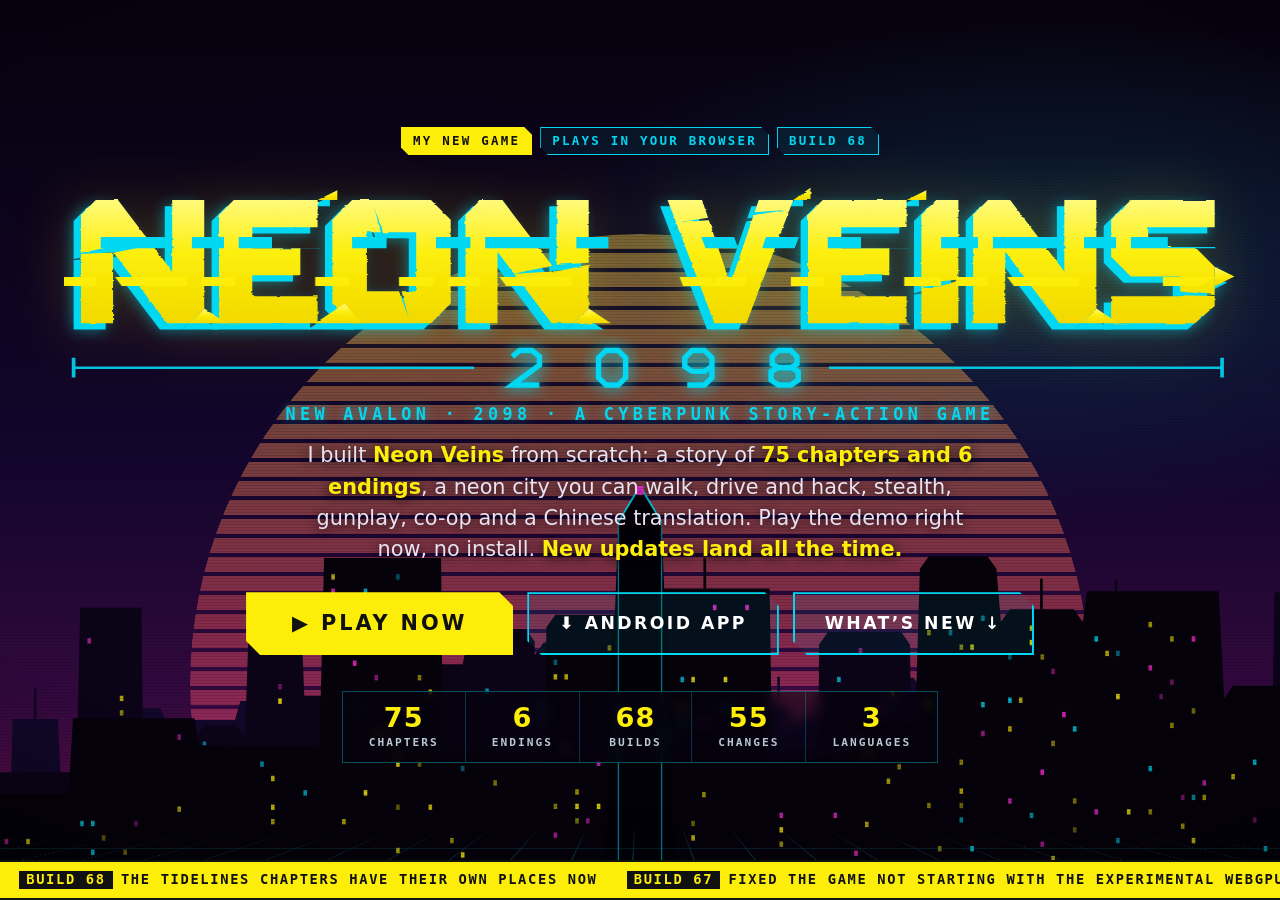
<file: promo/banner.html>
<!doctype html>
<html lang="en"><head><meta charset="utf-8"><meta name="viewport" content="width=device-width,initial-scale=1"><title>Neon Veins</title><style>html,body{margin:0;background:#07030f}</style></head>
<body>
<script src="banner.js" data-mode="frame"></script>
</body></html>
</file>
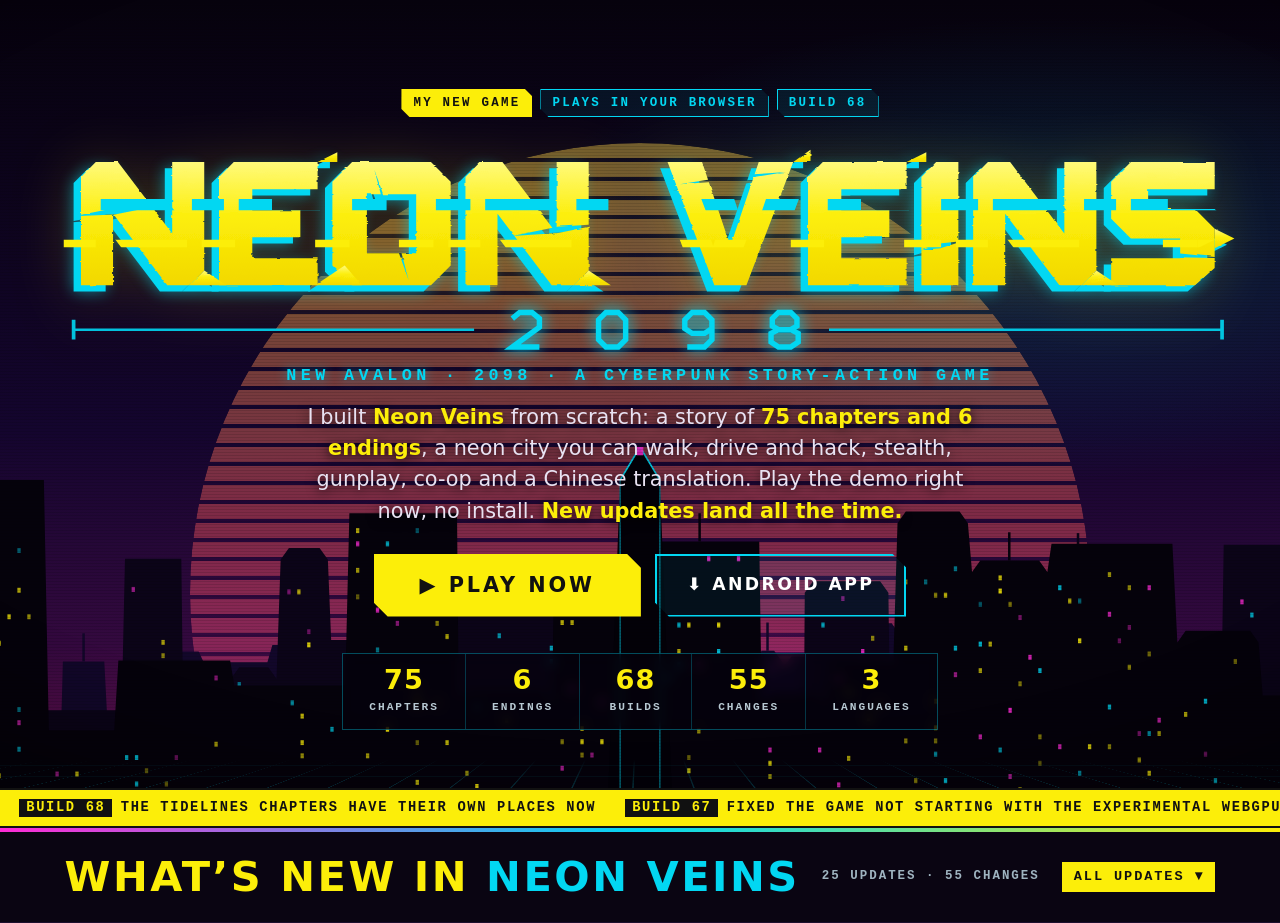
<file: promo/neon-veins-banner.html>
<!doctype html>
<html lang="en"><head><meta charset="utf-8"><meta name="viewport" content="width=device-width,initial-scale=1"><title>Neon Veins banner</title></head>
<body style="margin:0;background:#fff">
<!-- ===== NEON VEINS BANNER: START (copy everything from this line ...) ===== -->
<div class="nvb-root">
<style>
/* Neon Veins banner: plain HTML + CSS, no JavaScript. Everything is scoped under .nvb-root / .nvb / .nvb-news so the page's own CSS cannot change it. */
.nvb-root { display: block; margin: 0; padding: 0; font: 16px/1.5 "Rajdhani", "Segoe UI", system-ui, sans-serif; color: #fff; text-align: left; letter-spacing: normal; text-transform: none; text-indent: 0; }
.nvb-root, .nvb-root * { box-sizing: border-box; }
.nvb-root :where(p, ul, li) { margin: 0; padding: 0; list-style: none; }
.nvb-root :where(a) { color: inherit; text-decoration: none; }
.nvb-root :where(svg) { max-width: none; }
.nvb-root :where(details > summary) { list-style: none; }
.nvb-root details > summary::-webkit-details-marker { display: none; }
.nvb, .nvb-news { --y:#fcee09; --c:#02d7f2; --m:#ff2bd6; }
.nvb { position: relative; overflow: hidden; isolation: isolate; color: #fff; background: #07030f; min-height: clamp(580px, 92vh, 980px); display: flex; flex-direction: column; font-family: "Rajdhani", "Segoe UI", system-ui, sans-serif; }
.nvb a { text-decoration: none; }
.nvb-sky { position: absolute; inset: 0; z-index: -5; background: radial-gradient(90% 55% at 50% 108%, rgba(255,43,214,.75) 0, rgba(255,43,214,0) 62%), radial-gradient(60% 40% at 82% 30%, rgba(2,215,242,.16) 0, rgba(2,215,242,0) 70%), linear-gradient(#06020d 0, #14052e 52%, #34093f 78%, #7d1459 100%); }
.nvb-sun { position: absolute; z-index: -4; left: 50%; bottom: -26%; width: min(86vw, 900px); aspect-ratio: 1; transform: translateX(-50%); border-radius: 50%; background: linear-gradient(#ffd34a 0, #ff5a5f 42%, #ff2bd6 100%); opacity: .42; -webkit-mask-image: linear-gradient(#000 0 55%, transparent 80%), repeating-linear-gradient(#000 0 15px, transparent 15px 19px); -webkit-mask-composite: source-in; mask-image: linear-gradient(#000 0 55%, transparent 80%), repeating-linear-gradient(#000 0 15px, transparent 15px 19px); mask-composite: intersect; }
.nvb-city { position: absolute; z-index: -3; left: 0; right: 0; bottom: 0; width: 100%; height: 46%; }
.nvb-grid { position: absolute; z-index: -2; left: -30%; right: -30%; bottom: 0; height: 30%; background: repeating-linear-gradient(90deg, rgba(2,215,242,.55) 0 2px, transparent 2px 78px), repeating-linear-gradient(0deg, rgba(2,215,242,.55) 0 2px, transparent 2px 54px); transform-origin: 50% 100%; transform: perspective(380px) rotateX(64deg); -webkit-mask-image: linear-gradient(transparent 0, #000 70%); mask-image: linear-gradient(transparent 0, #000 70%); animation: nvbgrid 2.4s linear infinite; opacity: .5; }
@keyframes nvbgrid { to { background-position: 0 0, 0 54px; } }
.nvb-scan { position: absolute; inset: 0; z-index: 1; pointer-events: none; background: repeating-linear-gradient(0deg, rgba(0,0,0,.22) 0 1px, transparent 1px 3px); mix-blend-mode: multiply; opacity: .55; }
.nvb-vig { position: absolute; inset: 0; z-index: -1; pointer-events: none; background: radial-gradient(120% 90% at 50% 40%, transparent 55%, rgba(0,0,0,.65) 100%); }
.nvb-in { position: relative; z-index: 2; flex: 1; width: 100%; max-width: 1240px; margin: 0 auto; padding: clamp(30px, 6vh, 68px) 24px 24px; display: flex; flex-direction: column; align-items: center; justify-content: center; text-align: center; }
.nvb-chips { display: flex; flex-wrap: wrap; justify-content: center; gap: 8px; margin-bottom: clamp(8px, 2vh, 20px); }
.nvb-chip { font: 700 .78rem/1 ui-monospace, "SF Mono", Consolas, monospace; letter-spacing: .18em; padding: 7px 11px; border: 1px solid var(--c); color: var(--c); background: rgba(2,215,242,.08); clip-path: polygon(0 0, calc(100% - 8px) 0, 100% 8px, 100% 100%, 8px 100%, 0 calc(100% - 8px)); }
.nvb-chip.y { background: var(--y); color: #111; border-color: var(--y); }
.nvb-logo { display: block; width: min(96vw, 1220px); margin: 0 auto; filter: drop-shadow(0 0 30px rgba(252,238,9,.18)); transition: transform .25s ease; }
.nvb-logo:hover { transform: scale(1.012); }
.nvb-logo.stack { display: none; width: min(88vw, 520px); }
.nvb-logo svg { display: block; width: 100%; height: auto; overflow: visible; }
.nvlsvg .gl1 > g { animation: nvlg1 6s infinite steps(1); }
.nvlsvg .gl2 > g { animation: nvlg2 8.3s 1.7s infinite steps(1); }
@keyframes nvlg1 { 0%,86%,92%,100% { transform: translateX(16px); } 87% { transform: translateX(-22px); } 89% { transform: translateX(40px); } 91% { transform: translateX(-6px); } }
@keyframes nvlg2 { 0%,70%,76%,100% { transform: translateX(-14px); } 71% { transform: translateX(26px); } 73% { transform: translateX(-34px); } 75% { transform: translateX(6px); } }
.nvb-tag { margin: clamp(6px, 1.4vh, 14px) 0 0; font: 700 clamp(.82rem, 1.5vw, 1.05rem)/1.4 ui-monospace, "SF Mono", Consolas, monospace; letter-spacing: .26em; color: var(--c); text-transform: uppercase; text-shadow: 0 0 12px rgba(2,215,242,.6); }
.nvb-lede { margin: 14px auto 0; max-width: 700px; font-size: clamp(1.05rem, 2vw, 1.3rem); line-height: 1.5; color: #e8e2f2; font-weight: 500; text-shadow: 0 2px 12px #000; }
.nvb-lede b { color: var(--y); font-weight: 700; }
.nvb-cta { display: flex; flex-wrap: wrap; justify-content: center; gap: 14px; margin-top: clamp(18px, 3vh, 30px); }
.nvb-btn { position: relative; display: inline-flex; align-items: center; gap: 10px; padding: 16px 30px; font: 800 1.08rem/1 "Rajdhani", "Segoe UI", system-ui, sans-serif; letter-spacing: .14em; text-transform: uppercase; color: #fff; border: 2px solid var(--c); background: rgba(2,215,242,.07); clip-path: polygon(0 0, calc(100% - 14px) 0, 100% 14px, 100% 100%, 14px 100%, 0 calc(100% - 14px)); transition: transform .15s ease, background .15s ease, box-shadow .15s ease; cursor: pointer; }
.nvb-btn:hover { transform: translateY(-2px); background: rgba(2,215,242,.2); }
.nvb-btn.play { background: var(--y); border-color: var(--y); color: #111; font-size: 1.3rem; padding: 19px 44px; box-shadow: 0 0 0 0 rgba(252,238,9,.6); animation: nvbpulse 2.4s ease-out infinite; }
.nvb-btn.play:hover { background: #fff36a; }
@keyframes nvbpulse { 0% { filter: drop-shadow(0 0 0 rgba(252,238,9,.7)); } 70%,100% { filter: drop-shadow(0 0 22px rgba(252,238,9,0)); } }
.nvb-btn:focus-visible, .nvb-logo:focus-visible { outline: 3px solid #fff; outline-offset: 4px; }
.nvb-stats { list-style: none; margin: clamp(20px, 4vh, 40px) 0 0; padding: 0; display: flex; flex-wrap: wrap; justify-content: center; gap: 10px 0; background: rgba(6,2,13,.62); border: 1px solid rgba(2,215,242,.35); backdrop-filter: blur(6px); -webkit-backdrop-filter: blur(6px); }
.nvb-stats li { padding: 12px 26px; border-left: 1px solid rgba(2,215,242,.25); min-width: 112px; }
.nvb-stats li:first-child { border-left: 0; }
.nvb-stats b { display: block; font: 800 1.7rem/1 "Rajdhani", system-ui, sans-serif; color: var(--y); letter-spacing: .04em; }
.nvb-stats span { font: 600 .7rem/1.2 ui-monospace, Consolas, monospace; letter-spacing: .18em; text-transform: uppercase; color: #b7c8d2; }
.nvb-ticker { position: relative; z-index: 3; overflow: hidden; background: var(--y); color: #111; border-top: 2px solid #111; border-bottom: 2px solid #111; white-space: nowrap; }
.nvb-track { display: inline-block; padding: 9px 0; animation: nvbtick 140s linear infinite; font: 800 .86rem/1 ui-monospace, "SF Mono", Consolas, monospace; letter-spacing: .12em; text-transform: uppercase; }
.nvb-ticker:hover .nvb-track { animation-play-state: paused; }
.nvb-track i { font-style: normal; display: inline-block; margin: 0 .6em 0 1.4em; padding: 2px 7px; background: #111; color: var(--y); }
@keyframes nvbtick { to { transform: translateX(-50%); } }
/* what's new: a native <details> (opens without JavaScript) */
.nvb-news { position: relative; background: #0a0512; color: #fff; border-bottom: 1px solid #1c0f2e; font-family: "Rajdhani", "Segoe UI", system-ui, sans-serif; }
.nvb-news::before { content: ""; position: absolute; left: 0; right: 0; top: 0; height: 4px; background: linear-gradient(90deg, #ff2bd6, #02d7f2 50%, #fcee09); }
.nvb-sum { display: flex; flex-wrap: wrap; align-items: center; justify-content: center; gap: 8px 22px; padding: 26px 24px 22px; cursor: pointer; text-align: center; }
.nvb-sum .t { font: 800 clamp(1.5rem, 4.5vw, 2.6rem)/1.1 "Rajdhani", system-ui, sans-serif; letter-spacing: .06em; text-transform: uppercase; color: #fcee09; }
.nvb-sum .t em { font-style: normal; color: #02d7f2; }
.nvb-sum .n { font: 600 .78rem/1.4 ui-monospace, Consolas, monospace; letter-spacing: .16em; text-transform: uppercase; color: #9fb4c0; }
.nvb-sum .o { font: 800 .85rem/1 ui-monospace, Consolas, monospace; letter-spacing: .14em; text-transform: uppercase; padding: 8px 12px; background: #fcee09; color: #111; }
.nvb-news[open] .nvb-sum .o::after { content: " ▴"; }
.nvb-news:not([open]) .nvb-sum .o::after { content: " ▾"; }
.nvb-sum:hover .o { background: #fff36a; }
.nvb-sum:focus-visible { outline: 3px solid #fff; outline-offset: -3px; }
.nvb-nin { max-width: 1120px; margin: 0 auto; padding: 8px 24px 64px; }
.nvb-cards { display: grid; grid-template-columns: repeat(2, 1fr); gap: 16px; }
.nvb-card { position: relative; padding: 20px 22px 18px; background: linear-gradient(160deg, rgba(2,215,242,.09), rgba(255,43,214,.05)); border: 1px solid rgba(2,215,242,.35); clip-path: polygon(0 0, calc(100% - 18px) 0, 100% 18px, 100% 100%, 0 100%); }
.nvb-card.first { grid-column: 1 / -1; border-color: #fcee09; background: linear-gradient(160deg, rgba(252,238,9,.12), rgba(255,43,214,.06)); }
.nvb-card .hd { margin: 0 0 10px; display: flex; flex-wrap: wrap; align-items: center; gap: 10px; font: 800 1.4rem/1 "Rajdhani", system-ui, sans-serif; letter-spacing: .08em; color: #fff; }
.nvb-card .hd .b { background: #fcee09; color: #111; padding: 4px 9px; }
.nvb-card .hd .d { font: 600 .75rem/1 ui-monospace, Consolas, monospace; letter-spacing: .16em; color: #9fb4c0; margin-left: auto; }
.nvb-card .hd .new { background: #ff2bd6; color: #fff; font: 800 .7rem/1 ui-monospace, Consolas, monospace; letter-spacing: .16em; padding: 4px 7px; }
.nvb-card ul, .nvb-all ul { padding: 0 0 0 18px; list-style: disc; }
.nvb-card li, .nvb-all li { margin: 0 0 6px; color: #d9d2e6; font-size: 1.02rem; line-height: 1.45; list-style: disc; }
.nvb-card li::marker, .nvb-all li::marker { color: #02d7f2; }
.nvb-all { margin-top: 6px; }
.nvb-row { display: grid; grid-template-columns: 150px 1fr; gap: 6px 22px; padding: 16px 0; border-top: 1px solid rgba(2,215,242,.2); }
.nvb-row .k { font: 800 1.15rem/1.1 "Rajdhani", system-ui, sans-serif; letter-spacing: .08em; color: #fcee09; }
.nvb-row .k small { display: block; margin-top: 4px; font: 600 .72rem/1 ui-monospace, Consolas, monospace; letter-spacing: .14em; color: #9fb4c0; }
.nvb-more { margin: 22px auto 0; display: flex; width: max-content; max-width: 100%; cursor: pointer; }
.nvb-old[open] .nvb-more { margin-bottom: 8px; }
.nvb-foot { margin-top: 34px; display: flex; flex-wrap: wrap; align-items: center; justify-content: center; gap: 14px; }
.nvb-note { text-align: center; margin: 14px 0 0; font: 600 .74rem/1.4 ui-monospace, Consolas, monospace; letter-spacing: .12em; color: #7f93a0; text-transform: uppercase; }
@media (max-width: 720px) {
  .nvb { min-height: 0; }
  .nvb-logo.wide { display: none; }
  .nvb-logo.stack { display: block; }
  .nvb-in { padding-top: 34px; }
  .nvb-stats li { min-width: 0; padding: 10px 16px; flex: 1 1 33%; }
  .nvb-btn { padding: 14px 20px; font-size: .95rem; }
  .nvb-btn.play { font-size: 1.15rem; padding: 16px 30px; }
  .nvb-row { grid-template-columns: 1fr; }
  .nvb-cards { grid-template-columns: 1fr; }
  .nvb-nin { padding: 4px 16px 48px; }
  .nvb-city { height: 34%; }
}
@media (prefers-reduced-motion: reduce) {
  .nvb *, .nvb-news * { animation: none !important; transition: none !important; }
}

</style>
<div class="nvb" role="region" aria-label="Neon Veins, a cyberpunk game I built">
<div class="nvb-sky"></div><div class="nvb-sun"></div><svg class="nvb-city" viewBox="0 0 1600 460" preserveAspectRatio="xMidYMax slice" aria-hidden="true"><polygon points="-15,460 -15,239 57,239 62,370 100,370 103,259 153,259 159,375 211,375 211,247 267,247 273,260 350,260 356,239 431,239 433,246 492,246 497,307 507,293 534,293 544,307 545,364 590,364 594,340 604,326 655,326 665,340 670,222 680,208 724,208 734,222 740,303 817,303 823,310 876,310 880,243 934,243 937,260 947,246 962,246 972,260 973,267 983,253 1033,253 1043,267 1044,227 1054,213 1104,213 1114,227 1116,393 1126,379 1176,379 1186,393 1187,211 1258,211 1261,310 1322,310 1322,245 1360,245 1365,392 1375,378 1426,378 1436,392 1442,321 1498,321 1500,368 1566,368 1571,354 1613,354 1614,324 1677,324 1678,460" fill="#12072a"/><rect x="19.5" y="205" width="3" height="34" fill="#12072a"/><rect x="41" y="305" width="4" height="6" fill="#ff2bd6" opacity="0.49"/><rect x="-7" y="449" width="4" height="6" fill="#ff2bd6" opacity="0.84"/><rect x="5" y="449" width="4" height="6" fill="#fcee09" opacity="0.69"/><rect x="17" y="449" width="4" height="6" fill="#02d7f2" opacity="0.70"/><rect x="126.5" y="225" width="3" height="34" fill="#12072a"/><rect x="111" y="357" width="4" height="6" fill="#02d7f2" opacity="0.69"/><rect x="191" y="409" width="4" height="6" fill="#02d7f2" opacity="0.73"/><rect x="255" y="265" width="4" height="6" fill="#02d7f2" opacity="0.67"/><rect x="219" y="297" width="4" height="6" fill="#ff2bd6" opacity="0.43"/><rect x="231" y="377" width="4" height="6" fill="#02d7f2" opacity="0.63"/><rect x="243" y="393" width="4" height="6" fill="#fcee09" opacity="0.71"/><rect x="231" y="425" width="4" height="6" fill="#fcee09" opacity="0.52"/><rect x="341" y="310" width="4" height="6" fill="#02d7f2" opacity="0.55"/><rect x="293" y="326" width="4" height="6" fill="#fcee09" opacity="0.64"/><rect x="341" y="358" width="4" height="6" fill="#ff2bd6" opacity="0.55"/><rect x="388" y="273" width="4" height="6" fill="#02d7f2" opacity="0.75"/><rect x="388" y="353" width="4" height="6" fill="#ff2bd6" opacity="0.57"/><rect x="465" y="280" width="4" height="6" fill="#fcee09" opacity="0.40"/><rect x="441" y="312" width="4" height="6" fill="#fcee09" opacity="0.75"/><rect x="465" y="392" width="4" height="6" fill="#ff2bd6" opacity="0.54"/><rect x="505" y="375" width="4" height="6" fill="#fcee09" opacity="0.69"/><rect x="517" y="423" width="4" height="6" fill="#fcee09" opacity="0.67"/><rect x="517" y="439" width="4" height="6" fill="#02d7f2" opacity="0.56"/><rect x="565.5" y="330" width="3" height="34" fill="#12072a"/><rect x="553" y="414" width="4" height="6" fill="#fcee09" opacity="0.55"/><rect x="702" y="226" width="4" height="6" fill="#02d7f2" opacity="0.83"/><rect x="690" y="274" width="4" height="6" fill="#ff2bd6" opacity="0.73"/><rect x="702" y="274" width="4" height="6" fill="#fcee09" opacity="0.60"/><rect x="690" y="370" width="4" height="6" fill="#fcee09" opacity="0.62"/><rect x="690" y="402" width="4" height="6" fill="#fcee09" opacity="0.62"/><rect x="714" y="434" width="4" height="6" fill="#fcee09" opacity="0.60"/><rect x="748" y="321" width="4" height="6" fill="#fcee09" opacity="0.65"/><rect x="760" y="337" width="4" height="6" fill="#ff2bd6" opacity="0.38"/><rect x="796" y="353" width="4" height="6" fill="#fcee09" opacity="0.40"/><rect x="748" y="385" width="4" height="6" fill="#fcee09" opacity="0.63"/><rect x="772" y="433" width="4" height="6" fill="#02d7f2" opacity="0.52"/><rect x="796" y="449" width="4" height="6" fill="#fcee09" opacity="0.74"/><rect x="847.5" y="276" width="3" height="34" fill="#12072a"/><rect x="843" y="344" width="4" height="6" fill="#fcee09" opacity="0.84"/><rect x="831" y="360" width="4" height="6" fill="#fcee09" opacity="0.57"/><rect x="855" y="424" width="4" height="6" fill="#fcee09" opacity="0.63"/><rect x="867" y="424" width="4" height="6" fill="#ff2bd6" opacity="0.63"/><rect x="855" y="440" width="4" height="6" fill="#fcee09" opacity="0.44"/><rect x="900" y="373" width="4" height="6" fill="#fcee09" opacity="0.67"/><rect x="912" y="389" width="4" height="6" fill="#fcee09" opacity="0.46"/><rect x="952.5" y="212" width="3" height="34" fill="#12072a"/><rect x="957" y="264" width="4" height="6" fill="#ff2bd6" opacity="0.79"/><rect x="981" y="319" width="4" height="6" fill="#02d7f2" opacity="0.62"/><rect x="981" y="383" width="4" height="6" fill="#02d7f2" opacity="0.50"/><rect x="1005" y="383" width="4" height="6" fill="#ff2bd6" opacity="0.68"/><rect x="1017" y="399" width="4" height="6" fill="#fcee09" opacity="0.50"/><rect x="1100" y="311" width="4" height="6" fill="#fcee09" opacity="0.59"/><rect x="1076" y="327" width="4" height="6" fill="#ff2bd6" opacity="0.44"/><rect x="1064" y="439" width="4" height="6" fill="#ff2bd6" opacity="0.66"/><rect x="1136" y="413" width="4" height="6" fill="#fcee09" opacity="0.61"/><rect x="1220.5" y="177" width="3" height="34" fill="#12072a"/><rect x="1207" y="245" width="4" height="6" fill="#02d7f2" opacity="0.45"/><rect x="1219" y="309" width="4" height="6" fill="#ff2bd6" opacity="0.65"/><rect x="1231" y="309" width="4" height="6" fill="#02d7f2" opacity="0.36"/><rect x="1207" y="325" width="4" height="6" fill="#ff2bd6" opacity="0.70"/><rect x="1231" y="357" width="4" height="6" fill="#fcee09" opacity="0.58"/><rect x="1207" y="421" width="4" height="6" fill="#02d7f2" opacity="0.75"/><rect x="1219" y="437" width="4" height="6" fill="#02d7f2" opacity="0.38"/><rect x="1269" y="328" width="4" height="6" fill="#02d7f2" opacity="0.65"/><rect x="1293" y="376" width="4" height="6" fill="#ff2bd6" opacity="0.68"/><rect x="1342" y="295" width="4" height="6" fill="#fcee09" opacity="0.71"/><rect x="1342" y="423" width="4" height="6" fill="#fcee09" opacity="0.46"/><rect x="1398.5" y="344" width="3" height="34" fill="#12072a"/><rect x="1409" y="396" width="4" height="6" fill="#fcee09" opacity="0.84"/><rect x="1421" y="396" width="4" height="6" fill="#02d7f2" opacity="0.70"/><rect x="1450" y="419" width="4" height="6" fill="#ff2bd6" opacity="0.58"/><rect x="1450" y="435" width="4" height="6" fill="#02d7f2" opacity="0.81"/><rect x="1532" y="386" width="4" height="6" fill="#fcee09" opacity="0.78"/><rect x="1556" y="402" width="4" height="6" fill="#fcee09" opacity="0.61"/><rect x="1643.5" y="290" width="3" height="34" fill="#12072a"/><rect x="1634" y="390" width="4" height="6" fill="#fcee09" opacity="0.53"/><rect x="1646" y="390" width="4" height="6" fill="#ff2bd6" opacity="0.76"/><polygon points="-10,460 -10,136 66,136 66,318 174,318 178,135 246,135 248,299 306,299 306,280 316,266 351,266 361,280 366,136 376,122 413,122 423,136 427,233 500,233 503,198 603,198 608,173 618,159 673,159 683,173 683,188 693,174 764,174 774,188 777,178 827,178 827,301 928,301 931,323 998,323 999,176 1009,162 1090,162 1100,176 1102,335 1208,335 1209,311 1298,311 1304,138 1355,138 1357,331 1412,331 1418,310 1502,310 1505,118 1576,118 1581,265 1642,265 1648,460" fill="#0b0418"/><rect x="22" y="154" width="4" height="6" fill="#fcee09" opacity="0.45"/><rect x="34" y="154" width="4" height="6" fill="#02d7f2" opacity="0.79"/><rect x="-2" y="170" width="4" height="6" fill="#fcee09" opacity="0.67"/><rect x="46" y="218" width="4" height="6" fill="#ff2bd6" opacity="0.39"/><rect x="10" y="298" width="4" height="6" fill="#02d7f2" opacity="0.38"/><rect x="46" y="298" width="4" height="6" fill="#ff2bd6" opacity="0.39"/><rect x="-2" y="314" width="4" height="6" fill="#02d7f2" opacity="0.69"/><rect x="-2" y="426" width="4" height="6" fill="#fcee09" opacity="0.68"/><rect x="110" y="352" width="4" height="6" fill="#fcee09" opacity="0.37"/><rect x="74" y="368" width="4" height="6" fill="#fcee09" opacity="0.49"/><rect x="98" y="368" width="4" height="6" fill="#ff2bd6" opacity="0.77"/><rect x="98" y="384" width="4" height="6" fill="#ff2bd6" opacity="0.45"/><rect x="158" y="432" width="4" height="6" fill="#ff2bd6" opacity="0.63"/><rect x="186" y="169" width="4" height="6" fill="#ff2bd6" opacity="0.58"/><rect x="222" y="233" width="4" height="6" fill="#fcee09" opacity="0.65"/><rect x="222" y="249" width="4" height="6" fill="#fcee09" opacity="0.52"/><rect x="198" y="265" width="4" height="6" fill="#02d7f2" opacity="0.57"/><rect x="222" y="265" width="4" height="6" fill="#fcee09" opacity="0.62"/><rect x="210" y="313" width="4" height="6" fill="#fcee09" opacity="0.54"/><rect x="222" y="393" width="4" height="6" fill="#02d7f2" opacity="0.83"/><rect x="280" y="317" width="4" height="6" fill="#fcee09" opacity="0.40"/><rect x="268" y="333" width="4" height="6" fill="#fcee09" opacity="0.52"/><rect x="268" y="349" width="4" height="6" fill="#02d7f2" opacity="0.64"/><rect x="292" y="381" width="4" height="6" fill="#02d7f2" opacity="0.56"/><rect x="280" y="397" width="4" height="6" fill="#ff2bd6" opacity="0.67"/><rect x="292" y="413" width="4" height="6" fill="#ff2bd6" opacity="0.50"/><rect x="314" y="284" width="4" height="6" fill="#02d7f2" opacity="0.54"/><rect x="326" y="428" width="4" height="6" fill="#ff2bd6" opacity="0.84"/><rect x="374" y="172" width="4" height="6" fill="#ff2bd6" opacity="0.44"/><rect x="386" y="172" width="4" height="6" fill="#fcee09" opacity="0.68"/><rect x="398" y="220" width="4" height="6" fill="#ff2bd6" opacity="0.38"/><rect x="398" y="236" width="4" height="6" fill="#fcee09" opacity="0.82"/><rect x="374" y="380" width="4" height="6" fill="#fcee09" opacity="0.44"/><rect x="386" y="380" width="4" height="6" fill="#ff2bd6" opacity="0.71"/><rect x="374" y="412" width="4" height="6" fill="#ff2bd6" opacity="0.44"/><rect x="398" y="412" width="4" height="6" fill="#02d7f2" opacity="0.74"/><rect x="410" y="412" width="4" height="6" fill="#fcee09" opacity="0.48"/><rect x="435" y="315" width="4" height="6" fill="#ff2bd6" opacity="0.43"/><rect x="471" y="315" width="4" height="6" fill="#fcee09" opacity="0.37"/><rect x="459" y="331" width="4" height="6" fill="#ff2bd6" opacity="0.54"/><rect x="483" y="379" width="4" height="6" fill="#fcee09" opacity="0.53"/><rect x="435" y="411" width="4" height="6" fill="#02d7f2" opacity="0.65"/><rect x="459" y="443" width="4" height="6" fill="#fcee09" opacity="0.72"/><rect x="483" y="443" width="4" height="6" fill="#02d7f2" opacity="0.62"/><rect x="523" y="216" width="4" height="6" fill="#02d7f2" opacity="0.41"/><rect x="523" y="248" width="4" height="6" fill="#02d7f2" opacity="0.53"/><rect x="535" y="264" width="4" height="6" fill="#ff2bd6" opacity="0.37"/><rect x="535" y="344" width="4" height="6" fill="#02d7f2" opacity="0.49"/><rect x="583" y="392" width="4" height="6" fill="#ff2bd6" opacity="0.42"/><rect x="535" y="408" width="4" height="6" fill="#ff2bd6" opacity="0.45"/><rect x="616" y="177" width="4" height="6" fill="#02d7f2" opacity="0.47"/><rect x="628" y="225" width="4" height="6" fill="#02d7f2" opacity="0.65"/><rect x="640" y="337" width="4" height="6" fill="#02d7f2" opacity="0.38"/><rect x="664" y="353" width="4" height="6" fill="#02d7f2" opacity="0.57"/><rect x="628" y="369" width="4" height="6" fill="#02d7f2" opacity="0.70"/><rect x="739" y="224" width="4" height="6" fill="#fcee09" opacity="0.70"/><rect x="691" y="240" width="4" height="6" fill="#02d7f2" opacity="0.72"/><rect x="739" y="240" width="4" height="6" fill="#fcee09" opacity="0.38"/><rect x="691" y="256" width="4" height="6" fill="#02d7f2" opacity="0.76"/><rect x="727" y="288" width="4" height="6" fill="#02d7f2" opacity="0.81"/><rect x="691" y="304" width="4" height="6" fill="#02d7f2" opacity="0.46"/><rect x="691" y="320" width="4" height="6" fill="#02d7f2" opacity="0.44"/><rect x="727" y="320" width="4" height="6" fill="#ff2bd6" opacity="0.82"/><rect x="691" y="352" width="4" height="6" fill="#ff2bd6" opacity="0.61"/><rect x="763" y="352" width="4" height="6" fill="#02d7f2" opacity="0.75"/><rect x="691" y="384" width="4" height="6" fill="#fcee09" opacity="0.76"/><rect x="691" y="400" width="4" height="6" fill="#ff2bd6" opacity="0.60"/><rect x="703" y="416" width="4" height="6" fill="#02d7f2" opacity="0.76"/><rect x="797" y="388" width="4" height="6" fill="#ff2bd6" opacity="0.53"/><rect x="895" y="351" width="4" height="6" fill="#02d7f2" opacity="0.60"/><rect x="907" y="399" width="4" height="6" fill="#ff2bd6" opacity="0.60"/><rect x="907" y="415" width="4" height="6" fill="#02d7f2" opacity="0.71"/><rect x="907" y="431" width="4" height="6" fill="#02d7f2" opacity="0.75"/><rect x="939" y="437" width="4" height="6" fill="#02d7f2" opacity="0.83"/><rect x="1043" y="180" width="4" height="6" fill="#ff2bd6" opacity="0.47"/><rect x="1019" y="212" width="4" height="6" fill="#02d7f2" opacity="0.73"/><rect x="1079" y="228" width="4" height="6" fill="#fcee09" opacity="0.54"/><rect x="1067" y="244" width="4" height="6" fill="#ff2bd6" opacity="0.82"/><rect x="1031" y="276" width="4" height="6" fill="#fcee09" opacity="0.74"/><rect x="1031" y="372" width="4" height="6" fill="#ff2bd6" opacity="0.61"/><rect x="1079" y="436" width="4" height="6" fill="#fcee09" opacity="0.65"/><rect x="1153.5" y="301" width="3" height="34" fill="#0b0418"/><rect x="1170" y="401" width="4" height="6" fill="#ff2bd6" opacity="0.71"/><rect x="1158" y="417" width="4" height="6" fill="#fcee09" opacity="0.85"/><rect x="1134" y="433" width="4" height="6" fill="#02d7f2" opacity="0.37"/><rect x="1229" y="361" width="4" height="6" fill="#ff2bd6" opacity="0.44"/><rect x="1265" y="361" width="4" height="6" fill="#fcee09" opacity="0.63"/><rect x="1277" y="377" width="4" height="6" fill="#fcee09" opacity="0.75"/><rect x="1289" y="441" width="4" height="6" fill="#02d7f2" opacity="0.75"/><rect x="1327.5" y="104" width="3" height="34" fill="#0b0418"/><rect x="1312" y="204" width="4" height="6" fill="#ff2bd6" opacity="0.77"/><rect x="1312" y="428" width="4" height="6" fill="#fcee09" opacity="0.63"/><rect x="1389" y="349" width="4" height="6" fill="#fcee09" opacity="0.42"/><rect x="1377" y="413" width="4" height="6" fill="#ff2bd6" opacity="0.54"/><rect x="1438" y="328" width="4" height="6" fill="#fcee09" opacity="0.73"/><rect x="1438" y="424" width="4" height="6" fill="#fcee09" opacity="0.48"/><rect x="1450" y="424" width="4" height="6" fill="#fcee09" opacity="0.48"/><rect x="1525" y="184" width="4" height="6" fill="#ff2bd6" opacity="0.75"/><rect x="1537" y="200" width="4" height="6" fill="#02d7f2" opacity="0.72"/><rect x="1525" y="296" width="4" height="6" fill="#fcee09" opacity="0.57"/><rect x="1613" y="283" width="4" height="6" fill="#fcee09" opacity="0.82"/><rect x="1625" y="299" width="4" height="6" fill="#ff2bd6" opacity="0.40"/><rect x="1601" y="315" width="4" height="6" fill="#fcee09" opacity="0.36"/><polygon points="-20,460 -20,40 80,40 86,342 165,342 170,258 305,258 310,288 444,288 449,80 579,80 581,307 591,293 684,293 694,307 696,157 706,143 790,143 800,157 801,114 944,114 947,311 957,297 1014,297 1024,311 1030,259 1106,259 1111,92 1121,78 1186,78 1196,92 1201,151 1211,137 1282,137 1292,151 1297,117 1443,117 1449,236 1459,222 1537,222 1547,236 1552,300 1628,300 1628,325 1710,325 1712,460" fill="#05020b"/><rect x="48" y="122" width="4" height="6" fill="#02d7f2" opacity="0.42"/><rect x="12" y="170" width="4" height="6" fill="#fcee09" opacity="0.52"/><rect x="48" y="170" width="4" height="6" fill="#fcee09" opacity="0.68"/><rect x="36" y="202" width="4" height="6" fill="#fcee09" opacity="0.75"/><rect x="60" y="202" width="4" height="6" fill="#fcee09" opacity="0.57"/><rect x="24" y="234" width="4" height="6" fill="#fcee09" opacity="0.75"/><rect x="48" y="314" width="4" height="6" fill="#02d7f2" opacity="0.50"/><rect x="48" y="330" width="4" height="6" fill="#ff2bd6" opacity="0.65"/><rect x="48" y="362" width="4" height="6" fill="#02d7f2" opacity="0.63"/><rect x="24" y="394" width="4" height="6" fill="#fcee09" opacity="0.71"/><rect x="36" y="426" width="4" height="6" fill="#ff2bd6" opacity="0.55"/><rect x="0" y="442" width="4" height="6" fill="#02d7f2" opacity="0.47"/><rect x="12" y="442" width="4" height="6" fill="#02d7f2" opacity="0.75"/><rect x="94" y="392" width="4" height="6" fill="#ff2bd6" opacity="0.58"/><rect x="118" y="392" width="4" height="6" fill="#fcee09" opacity="0.78"/><rect x="106" y="424" width="4" height="6" fill="#fcee09" opacity="0.54"/><rect x="286" y="276" width="4" height="6" fill="#ff2bd6" opacity="0.48"/><rect x="286" y="356" width="4" height="6" fill="#fcee09" opacity="0.63"/><rect x="178" y="372" width="4" height="6" fill="#02d7f2" opacity="0.80"/><rect x="190" y="372" width="4" height="6" fill="#02d7f2" opacity="0.84"/><rect x="238" y="372" width="4" height="6" fill="#ff2bd6" opacity="0.39"/><rect x="202" y="388" width="4" height="6" fill="#fcee09" opacity="0.39"/><rect x="190" y="404" width="4" height="6" fill="#02d7f2" opacity="0.83"/><rect x="226" y="404" width="4" height="6" fill="#fcee09" opacity="0.41"/><rect x="214" y="436" width="4" height="6" fill="#fcee09" opacity="0.59"/><rect x="378" y="306" width="4" height="6" fill="#02d7f2" opacity="0.60"/><rect x="390" y="322" width="4" height="6" fill="#fcee09" opacity="0.73"/><rect x="426" y="338" width="4" height="6" fill="#02d7f2" opacity="0.68"/><rect x="390" y="354" width="4" height="6" fill="#fcee09" opacity="0.77"/><rect x="390" y="370" width="4" height="6" fill="#fcee09" opacity="0.61"/><rect x="354" y="434" width="4" height="6" fill="#fcee09" opacity="0.53"/><rect x="366" y="434" width="4" height="6" fill="#fcee09" opacity="0.41"/><rect x="457" y="98" width="4" height="6" fill="#fcee09" opacity="0.67"/><rect x="529" y="98" width="4" height="6" fill="#02d7f2" opacity="0.37"/><rect x="457" y="114" width="4" height="6" fill="#ff2bd6" opacity="0.75"/><rect x="493" y="114" width="4" height="6" fill="#02d7f2" opacity="0.72"/><rect x="457" y="146" width="4" height="6" fill="#fcee09" opacity="0.61"/><rect x="493" y="162" width="4" height="6" fill="#fcee09" opacity="0.51"/><rect x="457" y="178" width="4" height="6" fill="#fcee09" opacity="0.37"/><rect x="481" y="178" width="4" height="6" fill="#fcee09" opacity="0.39"/><rect x="505" y="178" width="4" height="6" fill="#ff2bd6" opacity="0.66"/><rect x="553" y="178" width="4" height="6" fill="#fcee09" opacity="0.64"/><rect x="481" y="194" width="4" height="6" fill="#ff2bd6" opacity="0.79"/><rect x="505" y="210" width="4" height="6" fill="#ff2bd6" opacity="0.50"/><rect x="553" y="210" width="4" height="6" fill="#fcee09" opacity="0.50"/><rect x="565" y="226" width="4" height="6" fill="#fcee09" opacity="0.66"/><rect x="481" y="242" width="4" height="6" fill="#02d7f2" opacity="0.51"/><rect x="505" y="274" width="4" height="6" fill="#fcee09" opacity="0.63"/><rect x="517" y="274" width="4" height="6" fill="#fcee09" opacity="0.45"/><rect x="529" y="290" width="4" height="6" fill="#fcee09" opacity="0.35"/><rect x="529" y="306" width="4" height="6" fill="#fcee09" opacity="0.77"/><rect x="553" y="306" width="4" height="6" fill="#fcee09" opacity="0.37"/><rect x="493" y="338" width="4" height="6" fill="#fcee09" opacity="0.84"/><rect x="529" y="354" width="4" height="6" fill="#fcee09" opacity="0.38"/><rect x="565" y="354" width="4" height="6" fill="#fcee09" opacity="0.71"/><rect x="469" y="370" width="4" height="6" fill="#fcee09" opacity="0.64"/><rect x="529" y="402" width="4" height="6" fill="#fcee09" opacity="0.69"/><rect x="481" y="418" width="4" height="6" fill="#fcee09" opacity="0.40"/><rect x="565" y="418" width="4" height="6" fill="#02d7f2" opacity="0.77"/><rect x="457" y="450" width="4" height="6" fill="#02d7f2" opacity="0.51"/><rect x="601" y="311" width="4" height="6" fill="#02d7f2" opacity="0.38"/><rect x="637" y="327" width="4" height="6" fill="#fcee09" opacity="0.46"/><rect x="589" y="391" width="4" height="6" fill="#fcee09" opacity="0.55"/><rect x="601" y="407" width="4" height="6" fill="#fcee09" opacity="0.84"/><rect x="613" y="423" width="4" height="6" fill="#fcee09" opacity="0.35"/><rect x="788" y="161" width="4" height="6" fill="#fcee09" opacity="0.82"/><rect x="764" y="177" width="4" height="6" fill="#fcee09" opacity="0.46"/><rect x="704" y="193" width="4" height="6" fill="#02d7f2" opacity="0.40"/><rect x="704" y="209" width="4" height="6" fill="#fcee09" opacity="0.70"/><rect x="716" y="209" width="4" height="6" fill="#fcee09" opacity="0.67"/><rect x="776" y="273" width="4" height="6" fill="#ff2bd6" opacity="0.43"/><rect x="716" y="289" width="4" height="6" fill="#ff2bd6" opacity="0.82"/><rect x="776" y="289" width="4" height="6" fill="#ff2bd6" opacity="0.79"/><rect x="752" y="305" width="4" height="6" fill="#ff2bd6" opacity="0.72"/><rect x="728" y="337" width="4" height="6" fill="#fcee09" opacity="0.56"/><rect x="704" y="353" width="4" height="6" fill="#fcee09" opacity="0.47"/><rect x="728" y="353" width="4" height="6" fill="#fcee09" opacity="0.76"/><rect x="752" y="353" width="4" height="6" fill="#fcee09" opacity="0.79"/><rect x="728" y="369" width="4" height="6" fill="#fcee09" opacity="0.45"/><rect x="740" y="369" width="4" height="6" fill="#ff2bd6" opacity="0.50"/><rect x="704" y="385" width="4" height="6" fill="#ff2bd6" opacity="0.61"/><rect x="716" y="417" width="4" height="6" fill="#ff2bd6" opacity="0.66"/><rect x="788" y="417" width="4" height="6" fill="#ff2bd6" opacity="0.67"/><rect x="704" y="433" width="4" height="6" fill="#02d7f2" opacity="0.63"/><rect x="870.5" y="80" width="3" height="34" fill="#05020b"/><rect x="881" y="132" width="4" height="6" fill="#ff2bd6" opacity="0.82"/><rect x="917" y="132" width="4" height="6" fill="#ff2bd6" opacity="0.82"/><rect x="845" y="212" width="4" height="6" fill="#02d7f2" opacity="0.72"/><rect x="857" y="212" width="4" height="6" fill="#fcee09" opacity="0.78"/><rect x="893" y="212" width="4" height="6" fill="#fcee09" opacity="0.84"/><rect x="845" y="244" width="4" height="6" fill="#fcee09" opacity="0.67"/><rect x="893" y="244" width="4" height="6" fill="#02d7f2" opacity="0.84"/><rect x="845" y="260" width="4" height="6" fill="#02d7f2" opacity="0.75"/><rect x="869" y="260" width="4" height="6" fill="#ff2bd6" opacity="0.75"/><rect x="833" y="276" width="4" height="6" fill="#02d7f2" opacity="0.56"/><rect x="809" y="324" width="4" height="6" fill="#fcee09" opacity="0.61"/><rect x="869" y="340" width="4" height="6" fill="#fcee09" opacity="0.54"/><rect x="857" y="372" width="4" height="6" fill="#fcee09" opacity="0.38"/><rect x="857" y="388" width="4" height="6" fill="#fcee09" opacity="0.71"/><rect x="809" y="404" width="4" height="6" fill="#02d7f2" opacity="0.47"/><rect x="905" y="420" width="4" height="6" fill="#02d7f2" opacity="0.63"/><rect x="809" y="436" width="4" height="6" fill="#ff2bd6" opacity="0.56"/><rect x="955" y="363" width="4" height="6" fill="#ff2bd6" opacity="0.70"/><rect x="1015" y="363" width="4" height="6" fill="#ff2bd6" opacity="0.72"/><rect x="955" y="379" width="4" height="6" fill="#fcee09" opacity="0.77"/><rect x="955" y="395" width="4" height="6" fill="#fcee09" opacity="0.56"/><rect x="1038" y="277" width="4" height="6" fill="#ff2bd6" opacity="0.70"/><rect x="1050" y="293" width="4" height="6" fill="#fcee09" opacity="0.57"/><rect x="1086" y="309" width="4" height="6" fill="#fcee09" opacity="0.45"/><rect x="1074" y="325" width="4" height="6" fill="#fcee09" opacity="0.62"/><rect x="1050" y="373" width="4" height="6" fill="#fcee09" opacity="0.64"/><rect x="1038" y="405" width="4" height="6" fill="#ff2bd6" opacity="0.75"/><rect x="1179" y="144" width="4" height="6" fill="#02d7f2" opacity="0.52"/><rect x="1119" y="160" width="4" height="6" fill="#fcee09" opacity="0.50"/><rect x="1143" y="160" width="4" height="6" fill="#02d7f2" opacity="0.45"/><rect x="1155" y="176" width="4" height="6" fill="#fcee09" opacity="0.51"/><rect x="1167" y="176" width="4" height="6" fill="#fcee09" opacity="0.70"/><rect x="1119" y="240" width="4" height="6" fill="#fcee09" opacity="0.70"/><rect x="1179" y="240" width="4" height="6" fill="#02d7f2" opacity="0.75"/><rect x="1179" y="272" width="4" height="6" fill="#ff2bd6" opacity="0.56"/><rect x="1155" y="304" width="4" height="6" fill="#fcee09" opacity="0.48"/><rect x="1155" y="336" width="4" height="6" fill="#fcee09" opacity="0.65"/><rect x="1119" y="352" width="4" height="6" fill="#fcee09" opacity="0.49"/><rect x="1155" y="352" width="4" height="6" fill="#fcee09" opacity="0.42"/><rect x="1155" y="368" width="4" height="6" fill="#02d7f2" opacity="0.59"/><rect x="1131" y="400" width="4" height="6" fill="#fcee09" opacity="0.48"/><rect x="1167" y="400" width="4" height="6" fill="#02d7f2" opacity="0.82"/><rect x="1167" y="416" width="4" height="6" fill="#02d7f2" opacity="0.73"/><rect x="1143" y="432" width="4" height="6" fill="#02d7f2" opacity="0.69"/><rect x="1167" y="432" width="4" height="6" fill="#02d7f2" opacity="0.73"/><rect x="1143" y="448" width="4" height="6" fill="#fcee09" opacity="0.47"/><rect x="1244.5" y="103" width="3" height="34" fill="#05020b"/><rect x="1233" y="155" width="4" height="6" fill="#fcee09" opacity="0.74"/><rect x="1233" y="171" width="4" height="6" fill="#fcee09" opacity="0.84"/><rect x="1209" y="187" width="4" height="6" fill="#02d7f2" opacity="0.37"/><rect x="1245" y="187" width="4" height="6" fill="#fcee09" opacity="0.46"/><rect x="1257" y="203" width="4" height="6" fill="#ff2bd6" opacity="0.43"/><rect x="1209" y="235" width="4" height="6" fill="#02d7f2" opacity="0.79"/><rect x="1221" y="235" width="4" height="6" fill="#fcee09" opacity="0.65"/><rect x="1269" y="251" width="4" height="6" fill="#ff2bd6" opacity="0.79"/><rect x="1209" y="267" width="4" height="6" fill="#fcee09" opacity="0.63"/><rect x="1281" y="267" width="4" height="6" fill="#02d7f2" opacity="0.77"/><rect x="1257" y="283" width="4" height="6" fill="#fcee09" opacity="0.48"/><rect x="1245" y="315" width="4" height="6" fill="#ff2bd6" opacity="0.83"/><rect x="1209" y="347" width="4" height="6" fill="#ff2bd6" opacity="0.71"/><rect x="1281" y="347" width="4" height="6" fill="#fcee09" opacity="0.49"/><rect x="1233" y="363" width="4" height="6" fill="#02d7f2" opacity="0.65"/><rect x="1281" y="379" width="4" height="6" fill="#fcee09" opacity="0.37"/><rect x="1245" y="395" width="4" height="6" fill="#ff2bd6" opacity="0.63"/><rect x="1257" y="411" width="4" height="6" fill="#fcee09" opacity="0.70"/><rect x="1221" y="443" width="4" height="6" fill="#ff2bd6" opacity="0.42"/><rect x="1365" y="151" width="4" height="6" fill="#fcee09" opacity="0.58"/><rect x="1305" y="167" width="4" height="6" fill="#02d7f2" opacity="0.78"/><rect x="1389" y="167" width="4" height="6" fill="#fcee09" opacity="0.55"/><rect x="1413" y="167" width="4" height="6" fill="#ff2bd6" opacity="0.73"/><rect x="1317" y="183" width="4" height="6" fill="#fcee09" opacity="0.66"/><rect x="1329" y="183" width="4" height="6" fill="#02d7f2" opacity="0.43"/><rect x="1365" y="199" width="4" height="6" fill="#ff2bd6" opacity="0.70"/><rect x="1389" y="215" width="4" height="6" fill="#ff2bd6" opacity="0.39"/><rect x="1329" y="231" width="4" height="6" fill="#fcee09" opacity="0.80"/><rect x="1377" y="231" width="4" height="6" fill="#ff2bd6" opacity="0.37"/><rect x="1413" y="247" width="4" height="6" fill="#fcee09" opacity="0.42"/><rect x="1389" y="263" width="4" height="6" fill="#fcee09" opacity="0.51"/><rect x="1365" y="311" width="4" height="6" fill="#02d7f2" opacity="0.75"/><rect x="1425" y="327" width="4" height="6" fill="#ff2bd6" opacity="0.70"/><rect x="1401" y="343" width="4" height="6" fill="#ff2bd6" opacity="0.45"/><rect x="1413" y="343" width="4" height="6" fill="#02d7f2" opacity="0.64"/><rect x="1425" y="343" width="4" height="6" fill="#fcee09" opacity="0.62"/><rect x="1305" y="359" width="4" height="6" fill="#ff2bd6" opacity="0.77"/><rect x="1341" y="359" width="4" height="6" fill="#fcee09" opacity="0.83"/><rect x="1365" y="359" width="4" height="6" fill="#fcee09" opacity="0.55"/><rect x="1401" y="375" width="4" height="6" fill="#fcee09" opacity="0.62"/><rect x="1329" y="391" width="4" height="6" fill="#02d7f2" opacity="0.61"/><rect x="1413" y="391" width="4" height="6" fill="#fcee09" opacity="0.79"/><rect x="1425" y="439" width="4" height="6" fill="#ff2bd6" opacity="0.74"/><rect x="1517" y="256" width="4" height="6" fill="#fcee09" opacity="0.41"/><rect x="1481" y="304" width="4" height="6" fill="#02d7f2" opacity="0.83"/><rect x="1457" y="320" width="4" height="6" fill="#fcee09" opacity="0.70"/><rect x="1481" y="368" width="4" height="6" fill="#ff2bd6" opacity="0.40"/><rect x="1493" y="400" width="4" height="6" fill="#02d7f2" opacity="0.73"/><rect x="1517" y="416" width="4" height="6" fill="#02d7f2" opacity="0.62"/><rect x="1493" y="432" width="4" height="6" fill="#ff2bd6" opacity="0.50"/><rect x="1529" y="432" width="4" height="6" fill="#fcee09" opacity="0.41"/><rect x="1596" y="414" width="4" height="6" fill="#fcee09" opacity="0.69"/><rect x="1636" y="343" width="4" height="6" fill="#fcee09" opacity="0.72"/><rect x="1672" y="343" width="4" height="6" fill="#fcee09" opacity="0.55"/><rect x="1660" y="359" width="4" height="6" fill="#02d7f2" opacity="0.49"/><rect x="1672" y="391" width="4" height="6" fill="#ff2bd6" opacity="0.70"/><rect x="1696" y="423" width="4" height="6" fill="#fcee09" opacity="0.82"/><g><polygon points="760,460 776,40 800,0 824,40 840,460" fill="#030108"/><path d="M776 40L800 0L824 40" fill="none" stroke="#02d7f2" stroke-width="2" opacity=".9"/><path d="M776 40V460M824 40V460" stroke="#02d7f2" stroke-width="1.5" opacity=".55"/><rect x="796" y="-30" width="8" height="40" fill="#ff2bd6" opacity=".9"/></g></svg><div class="nvb-grid"></div><div class="nvb-vig"></div><div class="nvb-scan"></div>
<div class="nvb-in">
<div class="nvb-chips"><span class="nvb-chip y">MY NEW GAME</span><span class="nvb-chip">PLAYS IN YOUR BROWSER</span><span class="nvb-chip">BUILD 68</span></div>
<a class="nvb-logo wide" href="https://winsontian254-dotcom.github.io/NEON_VIENS/" target="_blank" rel="noopener" aria-label="Play Neon Veins"><svg class="nvlsvg" viewBox="-30 -22 990 176" role="img" aria-label="NEON VEINS" overflow="visible" xmlns="http://www.w3.org/2000/svg"> <defs> <linearGradient id="nvly" x1="0" y1="0" x2="0" y2="1"><stop offset="0" stop-color="#fffa7a"/><stop offset=".45" stop-color="#fcee09"/><stop offset="1" stop-color="#f2d800"/></linearGradient> <filter id="nvlb" x="-10%" y="-40%" width="120%" height="180%"><feGaussianBlur stdDeviation="6"/></filter> <filter id="nvlr" x="-5%" y="-10%" width="110%" height="120%"><feTurbulence type="fractalNoise" baseFrequency=".05 .3" numOctaves="2" seed="7" result="n"/><feDisplacementMap in="SourceGraphic" in2="n" scale="2" xChannelSelector="R" yChannelSelector="G"/></filter> <mask id="nvlm" maskUnits="userSpaceOnUse" x="-60" y="-40" width="1060" height="200"><rect x="-60" y="-40" width="1060" height="200" fill="#fff"/><path d="M-6 44L27.300828418798094 42.48183445508427L60 36L26.699171581201906 37.51816554491573Z" fill="#000"/><path d="M238 6L250.09028644733843 51.59413310527249L266 96L253.90971355266157 50.40586689472751Z" fill="#000"/><path d="M350 60L387.3347947400035 57.47748107602581L424 50L386.6652052599965 52.52251892397419Z" fill="#000"/><path d="M486 18L529.2310017163492 14.986614760602507L572 8L528.7689982836508 11.013385239397493Z" fill="#000"/><path d="M678 72L697.4120209620996 69.9570995699735L716 64L696.5879790379004 66.0429004300265Z" fill="#000"/><path d="M830 72L879.8802154185441 76.99640969093156L930 78L880.1197845814559 73.00359030906844Z" fill="#000"/></mask> <clipPath id="nvlc1"><rect x="-60" y="30" width="1060" height="9"/></clipPath> <clipPath id="nvlc2"><rect x="-60" y="63" width="1060" height="6"/></clipPath> <clipPath id="nvlc3"><rect x="-60" y="12" width="1060" height="5"/></clipPath> </defs> <g fill="#02d7f2" filter="url(#nvlb)" opacity=".55" transform="translate(-6 5)"><path transform="translate(0 0)" d="M0 100V12L12 0H30L74 58V0H100V88L88 100H70L26 42V100Z" /><path transform="translate(112 0)" d="M0 100V12L12 0H80V22H27V39H66V61H27V78H80V100Z" /><path transform="translate(204 0)" d="M0 16L16 0H80L96 16V84L80 100H16L0 84ZM28 26V74H68V26Z" fill-rule="evenodd" /><path transform="translate(312 0)" d="M0 100V12L12 0H30L74 58V0H100V88L88 100H70L26 42V100Z" /><path transform="translate(476 0)" d="M0 0H28L51 68L74 0H102L64 100H38Z" /><path transform="translate(590 0)" d="M0 100V12L12 0H80V22H27V39H66V61H27V78H80V100Z" /><path transform="translate(682 0)" d="M0 12L12 0H30V100H0Z" /><path transform="translate(724 0)" d="M0 100V12L12 0H30L74 58V0H100V88L88 100H70L26 42V100Z" /><path transform="translate(836 0)" d="M16 0H84V22H30V38H68L84 54V86L68 100H0V78H56V62H16L0 46V16Z" /><path transform="translate(0 0)" d="M100 88L118 100H88Z" /><path transform="translate(112 0)" d="M80 0L96 -8V0Z" /><path transform="translate(204 0)" d="M-14 100L10 84L24 100Z" /><path transform="translate(312 0)" d="M100 88L118 100H88Z" /><path transform="translate(476 0)" d="M102 0L116 -10V0Z" /><path transform="translate(590 0)" d="M80 0L96 -8V0Z" /><path transform="translate(724 0)" d="M100 88L118 100H88Z" /><path transform="translate(836 0)" d="M84 54L100 62L84 70Z" /></g> <g fill="#02d7f2" transform="translate(-6 5)" mask="url(#nvlm)"><path transform="translate(0 0)" d="M0 100V12L12 0H30L74 58V0H100V88L88 100H70L26 42V100Z" /><path transform="translate(112 0)" d="M0 100V12L12 0H80V22H27V39H66V61H27V78H80V100Z" /><path transform="translate(204 0)" d="M0 16L16 0H80L96 16V84L80 100H16L0 84ZM28 26V74H68V26Z" fill-rule="evenodd" /><path transform="translate(312 0)" d="M0 100V12L12 0H30L74 58V0H100V88L88 100H70L26 42V100Z" /><path transform="translate(476 0)" d="M0 0H28L51 68L74 0H102L64 100H38Z" /><path transform="translate(590 0)" d="M0 100V12L12 0H80V22H27V39H66V61H27V78H80V100Z" /><path transform="translate(682 0)" d="M0 12L12 0H30V100H0Z" /><path transform="translate(724 0)" d="M0 100V12L12 0H30L74 58V0H100V88L88 100H70L26 42V100Z" /><path transform="translate(836 0)" d="M16 0H84V22H30V38H68L84 54V86L68 100H0V78H56V62H16L0 46V16Z" /><path transform="translate(0 0)" d="M100 88L118 100H88Z" /><path transform="translate(112 0)" d="M80 0L96 -8V0Z" /><path transform="translate(204 0)" d="M-14 100L10 84L24 100Z" /><path transform="translate(312 0)" d="M100 88L118 100H88Z" /><path transform="translate(476 0)" d="M102 0L116 -10V0Z" /><path transform="translate(590 0)" d="M80 0L96 -8V0Z" /><path transform="translate(724 0)" d="M100 88L118 100H88Z" /><path transform="translate(836 0)" d="M84 54L100 62L84 70Z" /></g> <g class="nvlmain" filter="url(#nvlr)"><g mask="url(#nvlm)" fill="url(#nvly)"><path transform="translate(0 0)" d="M0 100V12L12 0H30L74 58V0H100V88L88 100H70L26 42V100Z" /><path transform="translate(112 0)" d="M0 100V12L12 0H80V22H27V39H66V61H27V78H80V100Z" /><path transform="translate(204 0)" d="M0 16L16 0H80L96 16V84L80 100H16L0 84ZM28 26V74H68V26Z" fill-rule="evenodd" /><path transform="translate(312 0)" d="M0 100V12L12 0H30L74 58V0H100V88L88 100H70L26 42V100Z" /><path transform="translate(476 0)" d="M0 0H28L51 68L74 0H102L64 100H38Z" /><path transform="translate(590 0)" d="M0 100V12L12 0H80V22H27V39H66V61H27V78H80V100Z" /><path transform="translate(682 0)" d="M0 12L12 0H30V100H0Z" /><path transform="translate(724 0)" d="M0 100V12L12 0H30L74 58V0H100V88L88 100H70L26 42V100Z" /><path transform="translate(836 0)" d="M16 0H84V22H30V38H68L84 54V86L68 100H0V78H56V62H16L0 46V16Z" /><path transform="translate(0 0)" d="M100 88L118 100H88Z" /><path transform="translate(112 0)" d="M80 0L96 -8V0Z" /><path transform="translate(204 0)" d="M-14 100L10 84L24 100Z" /><path transform="translate(312 0)" d="M100 88L118 100H88Z" /><path transform="translate(476 0)" d="M102 0L116 -10V0Z" /><path transform="translate(590 0)" d="M80 0L96 -8V0Z" /><path transform="translate(724 0)" d="M100 88L118 100H88Z" /><path transform="translate(836 0)" d="M84 54L100 62L84 70Z" /></g></g> <g class="gl1" clip-path="url(#nvlc1)"><g fill="#02d7f2" transform="translate(16 0)"><path transform="translate(0 0)" d="M0 100V12L12 0H30L74 58V0H100V88L88 100H70L26 42V100Z" /><path transform="translate(112 0)" d="M0 100V12L12 0H80V22H27V39H66V61H27V78H80V100Z" /><path transform="translate(204 0)" d="M0 16L16 0H80L96 16V84L80 100H16L0 84ZM28 26V74H68V26Z" fill-rule="evenodd" /><path transform="translate(312 0)" d="M0 100V12L12 0H30L74 58V0H100V88L88 100H70L26 42V100Z" /><path transform="translate(476 0)" d="M0 0H28L51 68L74 0H102L64 100H38Z" /><path transform="translate(590 0)" d="M0 100V12L12 0H80V22H27V39H66V61H27V78H80V100Z" /><path transform="translate(682 0)" d="M0 12L12 0H30V100H0Z" /><path transform="translate(724 0)" d="M0 100V12L12 0H30L74 58V0H100V88L88 100H70L26 42V100Z" /><path transform="translate(836 0)" d="M16 0H84V22H30V38H68L84 54V86L68 100H0V78H56V62H16L0 46V16Z" /><path transform="translate(0 0)" d="M100 88L118 100H88Z" /><path transform="translate(112 0)" d="M80 0L96 -8V0Z" /><path transform="translate(204 0)" d="M-14 100L10 84L24 100Z" /><path transform="translate(312 0)" d="M100 88L118 100H88Z" /><path transform="translate(476 0)" d="M102 0L116 -10V0Z" /><path transform="translate(590 0)" d="M80 0L96 -8V0Z" /><path transform="translate(724 0)" d="M100 88L118 100H88Z" /><path transform="translate(836 0)" d="M84 54L100 62L84 70Z" /></g></g> <g class="gl2" clip-path="url(#nvlc2)"><g fill="#fcee09" transform="translate(-14 0)"><path transform="translate(0 0)" d="M0 100V12L12 0H30L74 58V0H100V88L88 100H70L26 42V100Z" /><path transform="translate(112 0)" d="M0 100V12L12 0H80V22H27V39H66V61H27V78H80V100Z" /><path transform="translate(204 0)" d="M0 16L16 0H80L96 16V84L80 100H16L0 84ZM28 26V74H68V26Z" fill-rule="evenodd" /><path transform="translate(312 0)" d="M0 100V12L12 0H30L74 58V0H100V88L88 100H70L26 42V100Z" /><path transform="translate(476 0)" d="M0 0H28L51 68L74 0H102L64 100H38Z" /><path transform="translate(590 0)" d="M0 100V12L12 0H80V22H27V39H66V61H27V78H80V100Z" /><path transform="translate(682 0)" d="M0 12L12 0H30V100H0Z" /><path transform="translate(724 0)" d="M0 100V12L12 0H30L74 58V0H100V88L88 100H70L26 42V100Z" /><path transform="translate(836 0)" d="M16 0H84V22H30V38H68L84 54V86L68 100H0V78H56V62H16L0 46V16Z" /><path transform="translate(0 0)" d="M100 88L118 100H88Z" /><path transform="translate(112 0)" d="M80 0L96 -8V0Z" /><path transform="translate(204 0)" d="M-14 100L10 84L24 100Z" /><path transform="translate(312 0)" d="M100 88L118 100H88Z" /><path transform="translate(476 0)" d="M102 0L116 -10V0Z" /><path transform="translate(590 0)" d="M80 0L96 -8V0Z" /><path transform="translate(724 0)" d="M100 88L118 100H88Z" /><path transform="translate(836 0)" d="M84 54L100 62L84 70Z" /></g></g> <g fill="none" stroke="#02d7f2" stroke-width="4.4" stroke-linejoin="miter" stroke-linecap="butt"> <g filter="url(#nvlb)" opacity=".7" stroke-width="7"><path transform="translate(349 121)" d="M1 6L7 1H17L23 6V13L1 29H23"/><path transform="translate(419 121)" d="M1 7L7 1H17L23 7V23L17 29H7L1 23Z"/><path transform="translate(489 121)" d="M23 14L17 18H7L1 14V7L7 1H17L23 7V23L17 29H3"/><path transform="translate(559 121)" d="M7 1H17L22 6V12L17 15H7L2 12V6ZM7 15H17L23 18V25L17 29H7L1 25V18Z"/></g><path transform="translate(349 121)" d="M1 6L7 1H17L23 6V13L1 29H23"/><path transform="translate(419 121)" d="M1 7L7 1H17L23 7V23L17 29H7L1 23Z"/><path transform="translate(489 121)" d="M23 14L17 18H7L1 14V7L7 1H17L23 7V23L17 29H3"/><path transform="translate(559 121)" d="M7 1H17L22 6V12L17 15H7L2 12V6ZM7 15H17L23 18V25L17 29H7L1 25V18Z"/> </g> <g fill="none" stroke="#02d7f2" stroke-width="2" opacity=".9"> <path d="M-6 136H319"/><path d="M607 136H926"/> <path d="M-6 128V144M926 128V144" stroke-width="3"/> </g> </svg></a>
<a class="nvb-logo stack" href="https://winsontian254-dotcom.github.io/NEON_VIENS/" target="_blank" rel="noopener" aria-label="Play Neon Veins" aria-hidden="true" tabindex="-1"><svg class="nvlsvg" viewBox="-30 -22 514 294" role="img" aria-label="NEON VEINS" overflow="visible" xmlns="http://www.w3.org/2000/svg"> <defs> <linearGradient id="nvsy" x1="0" y1="0" x2="0" y2="1"><stop offset="0" stop-color="#fffa7a"/><stop offset=".45" stop-color="#fcee09"/><stop offset="1" stop-color="#f2d800"/></linearGradient> <filter id="nvsb" x="-10%" y="-20%" width="120%" height="140%"><feGaussianBlur stdDeviation="6"/></filter> <filter id="nvsr" x="-5%" y="-5%" width="110%" height="110%"><feTurbulence type="fractalNoise" baseFrequency=".05 .3" numOctaves="2" seed="7" result="n"/><feDisplacementMap in="SourceGraphic" in2="n" scale="2" xChannelSelector="R" yChannelSelector="G"/></filter> <mask id="nvsm" maskUnits="userSpaceOnUse" x="-60" y="-40" width="584" height="334"><rect x="-60" y="-40" width="584" height="334" fill="#fff"/><path d="M10 44L43.30082841879809 42.48183445508427L76 36L42.69917158120191 37.51816554491573Z" fill="#000"/><path d="M254 6L266.0902864473384 51.59413310527249L282 96L269.9097135526616 50.40586689472751Z" fill="#000"/><path d="M366 60L403.3347947400035 57.47748107602581L440 50L402.6652052599965 52.52251892397419Z" fill="#000"/><path d="M10 150L53.23100171634913 146.98661476060252L96 140L52.76899828365087 143.01338523939748Z" fill="#000"/><path d="M202 204L221.4120209620997 201.9570995699735L240 196L220.5879790379003 198.0429004300265Z" fill="#000"/><path d="M354 204L403.8802154185441 208.99640969093156L454 210L404.1197845814559 205.00359030906844Z" fill="#000"/></mask> <clipPath id="nvsc1"><rect x="-60" y="30" width="584" height="9"/><rect x="-60" y="162" width="584" height="9"/></clipPath><clipPath id="nvsc2"><rect x="-60" y="63" width="584" height="6"/><rect x="-60" y="195" width="584" height="6"/></clipPath> </defs> <g fill="#02d7f2" filter="url(#nvsb)" opacity=".55" transform="translate(-6 5)"><path transform="translate(16 0)" d="M0 100V12L12 0H30L74 58V0H100V88L88 100H70L26 42V100Z" /><path transform="translate(128 0)" d="M0 100V12L12 0H80V22H27V39H66V61H27V78H80V100Z" /><path transform="translate(220 0)" d="M0 16L16 0H80L96 16V84L80 100H16L0 84ZM28 26V74H68V26Z" fill-rule="evenodd" /><path transform="translate(328 0)" d="M0 100V12L12 0H30L74 58V0H100V88L88 100H70L26 42V100Z" /><path transform="translate(0 132)" d="M0 0H28L51 68L74 0H102L64 100H38Z" /><path transform="translate(114 132)" d="M0 100V12L12 0H80V22H27V39H66V61H27V78H80V100Z" /><path transform="translate(206 132)" d="M0 12L12 0H30V100H0Z" /><path transform="translate(248 132)" d="M0 100V12L12 0H30L74 58V0H100V88L88 100H70L26 42V100Z" /><path transform="translate(360 132)" d="M16 0H84V22H30V38H68L84 54V86L68 100H0V78H56V62H16L0 46V16Z" /><path transform="translate(16 0)" d="M100 88L118 100H88Z" /><path transform="translate(128 0)" d="M80 0L96 -8V0Z" /><path transform="translate(220 0)" d="M-14 100L10 84L24 100Z" /><path transform="translate(328 0)" d="M100 88L118 100H88Z" /><path transform="translate(0 132)" d="M102 0L116 -10V0Z" /><path transform="translate(114 132)" d="M80 0L96 -8V0Z" /><path transform="translate(248 132)" d="M100 88L118 100H88Z" /><path transform="translate(360 132)" d="M84 54L100 62L84 70Z" /></g> <g fill="#02d7f2" transform="translate(-6 5)" mask="url(#nvsm)"><path transform="translate(16 0)" d="M0 100V12L12 0H30L74 58V0H100V88L88 100H70L26 42V100Z" /><path transform="translate(128 0)" d="M0 100V12L12 0H80V22H27V39H66V61H27V78H80V100Z" /><path transform="translate(220 0)" d="M0 16L16 0H80L96 16V84L80 100H16L0 84ZM28 26V74H68V26Z" fill-rule="evenodd" /><path transform="translate(328 0)" d="M0 100V12L12 0H30L74 58V0H100V88L88 100H70L26 42V100Z" /><path transform="translate(0 132)" d="M0 0H28L51 68L74 0H102L64 100H38Z" /><path transform="translate(114 132)" d="M0 100V12L12 0H80V22H27V39H66V61H27V78H80V100Z" /><path transform="translate(206 132)" d="M0 12L12 0H30V100H0Z" /><path transform="translate(248 132)" d="M0 100V12L12 0H30L74 58V0H100V88L88 100H70L26 42V100Z" /><path transform="translate(360 132)" d="M16 0H84V22H30V38H68L84 54V86L68 100H0V78H56V62H16L0 46V16Z" /><path transform="translate(16 0)" d="M100 88L118 100H88Z" /><path transform="translate(128 0)" d="M80 0L96 -8V0Z" /><path transform="translate(220 0)" d="M-14 100L10 84L24 100Z" /><path transform="translate(328 0)" d="M100 88L118 100H88Z" /><path transform="translate(0 132)" d="M102 0L116 -10V0Z" /><path transform="translate(114 132)" d="M80 0L96 -8V0Z" /><path transform="translate(248 132)" d="M100 88L118 100H88Z" /><path transform="translate(360 132)" d="M84 54L100 62L84 70Z" /></g> <g class="nvlmain" filter="url(#nvsr)"><g mask="url(#nvsm)" fill="url(#nvsy)"><path transform="translate(16 0)" d="M0 100V12L12 0H30L74 58V0H100V88L88 100H70L26 42V100Z" /><path transform="translate(128 0)" d="M0 100V12L12 0H80V22H27V39H66V61H27V78H80V100Z" /><path transform="translate(220 0)" d="M0 16L16 0H80L96 16V84L80 100H16L0 84ZM28 26V74H68V26Z" fill-rule="evenodd" /><path transform="translate(328 0)" d="M0 100V12L12 0H30L74 58V0H100V88L88 100H70L26 42V100Z" /><path transform="translate(0 132)" d="M0 0H28L51 68L74 0H102L64 100H38Z" /><path transform="translate(114 132)" d="M0 100V12L12 0H80V22H27V39H66V61H27V78H80V100Z" /><path transform="translate(206 132)" d="M0 12L12 0H30V100H0Z" /><path transform="translate(248 132)" d="M0 100V12L12 0H30L74 58V0H100V88L88 100H70L26 42V100Z" /><path transform="translate(360 132)" d="M16 0H84V22H30V38H68L84 54V86L68 100H0V78H56V62H16L0 46V16Z" /><path transform="translate(16 0)" d="M100 88L118 100H88Z" /><path transform="translate(128 0)" d="M80 0L96 -8V0Z" /><path transform="translate(220 0)" d="M-14 100L10 84L24 100Z" /><path transform="translate(328 0)" d="M100 88L118 100H88Z" /><path transform="translate(0 132)" d="M102 0L116 -10V0Z" /><path transform="translate(114 132)" d="M80 0L96 -8V0Z" /><path transform="translate(248 132)" d="M100 88L118 100H88Z" /><path transform="translate(360 132)" d="M84 54L100 62L84 70Z" /></g></g> <g class="gl1" clip-path="url(#nvsc1)"><g fill="#02d7f2" transform="translate(16 0)"><path transform="translate(16 0)" d="M0 100V12L12 0H30L74 58V0H100V88L88 100H70L26 42V100Z" /><path transform="translate(128 0)" d="M0 100V12L12 0H80V22H27V39H66V61H27V78H80V100Z" /><path transform="translate(220 0)" d="M0 16L16 0H80L96 16V84L80 100H16L0 84ZM28 26V74H68V26Z" fill-rule="evenodd" /><path transform="translate(328 0)" d="M0 100V12L12 0H30L74 58V0H100V88L88 100H70L26 42V100Z" /><path transform="translate(0 132)" d="M0 0H28L51 68L74 0H102L64 100H38Z" /><path transform="translate(114 132)" d="M0 100V12L12 0H80V22H27V39H66V61H27V78H80V100Z" /><path transform="translate(206 132)" d="M0 12L12 0H30V100H0Z" /><path transform="translate(248 132)" d="M0 100V12L12 0H30L74 58V0H100V88L88 100H70L26 42V100Z" /><path transform="translate(360 132)" d="M16 0H84V22H30V38H68L84 54V86L68 100H0V78H56V62H16L0 46V16Z" /><path transform="translate(16 0)" d="M100 88L118 100H88Z" /><path transform="translate(128 0)" d="M80 0L96 -8V0Z" /><path transform="translate(220 0)" d="M-14 100L10 84L24 100Z" /><path transform="translate(328 0)" d="M100 88L118 100H88Z" /><path transform="translate(0 132)" d="M102 0L116 -10V0Z" /><path transform="translate(114 132)" d="M80 0L96 -8V0Z" /><path transform="translate(248 132)" d="M100 88L118 100H88Z" /><path transform="translate(360 132)" d="M84 54L100 62L84 70Z" /></g></g> <g class="gl2" clip-path="url(#nvsc2)"><g fill="#fcee09" transform="translate(-14 0)"><path transform="translate(16 0)" d="M0 100V12L12 0H30L74 58V0H100V88L88 100H70L26 42V100Z" /><path transform="translate(128 0)" d="M0 100V12L12 0H80V22H27V39H66V61H27V78H80V100Z" /><path transform="translate(220 0)" d="M0 16L16 0H80L96 16V84L80 100H16L0 84ZM28 26V74H68V26Z" fill-rule="evenodd" /><path transform="translate(328 0)" d="M0 100V12L12 0H30L74 58V0H100V88L88 100H70L26 42V100Z" /><path transform="translate(0 132)" d="M0 0H28L51 68L74 0H102L64 100H38Z" /><path transform="translate(114 132)" d="M0 100V12L12 0H80V22H27V39H66V61H27V78H80V100Z" /><path transform="translate(206 132)" d="M0 12L12 0H30V100H0Z" /><path transform="translate(248 132)" d="M0 100V12L12 0H30L74 58V0H100V88L88 100H70L26 42V100Z" /><path transform="translate(360 132)" d="M16 0H84V22H30V38H68L84 54V86L68 100H0V78H56V62H16L0 46V16Z" /><path transform="translate(16 0)" d="M100 88L118 100H88Z" /><path transform="translate(128 0)" d="M80 0L96 -8V0Z" /><path transform="translate(220 0)" d="M-14 100L10 84L24 100Z" /><path transform="translate(328 0)" d="M100 88L118 100H88Z" /><path transform="translate(0 132)" d="M102 0L116 -10V0Z" /><path transform="translate(114 132)" d="M80 0L96 -8V0Z" /><path transform="translate(248 132)" d="M100 88L118 100H88Z" /><path transform="translate(360 132)" d="M84 54L100 62L84 70Z" /></g></g> <g fill="none" stroke="#02d7f2" stroke-width="4.4" stroke-linejoin="miter" stroke-linecap="butt"><g filter="url(#nvsb)" opacity=".7" stroke-width="7"><path transform="translate(111 255)" d="M1 6L7 1H17L23 6V13L1 29H23"/><path transform="translate(181 255)" d="M1 7L7 1H17L23 7V23L17 29H7L1 23Z"/><path transform="translate(251 255)" d="M23 14L17 18H7L1 14V7L7 1H17L23 7V23L17 29H3"/><path transform="translate(321 255)" d="M7 1H17L22 6V12L17 15H7L2 12V6ZM7 15H17L23 18V25L17 29H7L1 25V18Z"/></g><path transform="translate(111 255)" d="M1 6L7 1H17L23 6V13L1 29H23"/><path transform="translate(181 255)" d="M1 7L7 1H17L23 7V23L17 29H7L1 23Z"/><path transform="translate(251 255)" d="M23 14L17 18H7L1 14V7L7 1H17L23 7V23L17 29H3"/><path transform="translate(321 255)" d="M7 1H17L22 6V12L17 15H7L2 12V6ZM7 15H17L23 18V25L17 29H7L1 25V18Z"/></g> <g fill="none" stroke="#02d7f2" stroke-width="2" opacity=".9"><path d="M-6 270H81"/><path d="M369 270H450"/><path d="M-6 262V278M450 262V278" stroke-width="3"/></g> </svg></a>
<p class="nvb-tag">New Avalon &middot; 2098 &middot; a cyberpunk story-action game</p>
<p class="nvb-lede">I built <b>Neon Veins</b> from scratch: a story of <b>75 chapters and 6 endings</b>, a neon city you can walk, drive and hack, stealth, gunplay, co-op and a Chinese translation. Play the demo right now, no install. <b>New updates land all the time.</b></p>
<div class="nvb-cta">
<a class="nvb-btn play" href="https://winsontian254-dotcom.github.io/NEON_VIENS/" target="_blank" rel="noopener">&#9654; Play now</a>
<a class="nvb-btn" href="https://github.com/winsontian254-dotcom/NEON_VIENS/raw/claude/festive-faraday-4v0m9s/android/NeonVeins.apk" rel="noopener">&#11015; Android app</a>
</div>
<ul class="nvb-stats">
<li><b>75</b><span>Chapters</span></li><li><b>6</b><span>Endings</span></li><li><b>68</b><span>Builds</span></li><li><b>55</b><span>Changes</span></li><li><b>3</b><span>Languages</span></li>
</ul>
</div>
<div class="nvb-ticker" aria-label="Latest Neon Veins updates"><div class="nvb-track" style="animation-duration:193s"><i>BUILD 68</i>The Tidelines chapters have their own places now <i>BUILD 67</i>Fixed the game not starting with the experimental WebGPU renderer… <i>BUILD 66</i>Training Zone fits phone screens <i>BUILD 65</i>The title&#x27;s NEXT line now tells you which Training Zone level is… <i>BUILD 64</i>The Training Zone is now six levels, one per room, each with its own… <i>BUILD 63</i>Rooms and arenas read clearly now <i>BUILD 62</i>A deliberate low-poly look for the whole game <i>BUILD 61</i>A NEXT line now tells you what to do <i>BUILD 60</i>The story has a new script <i>BUILD 59</i>The open city now has day and night and weather <i>BUILD 58</i>Achievements: 54 of them, each paying credits, and a lifetime… <i>BUILD 57</i>The little continue arrow is back at the end of each dialogue line <i>BUILD 56</i>Dialogue is now one clean subtitle line everywhere <i>BUILD 55</i>New: Rewards on the title menu. Claim a daily reward (a seven-day… <i>BUILD 54</i>Removed the 2098 text and rules under the NEON VEINS logo on the title… <i>BUILD 53</i>The title logo is smaller and centred on the menu panel, so it sticks… <i>BUILD 52</i>New NEON VEINS logo in the style of a cyberpunk game poster <i>BUILD 51</i>Enemies and people no longer vanish, lose body parts or turn to blobs… <i>BUILD 50</i>New NEON VEINS logo <i>BUILD 49</i>Jumping: Space now jumps (and hops onto crates and low cover); dash… <i>BUILD 48</i>Sound overhaul: every sound is new, with gunfire, footsteps and… <i>BUILD 47</i>Dialogue choices restyled <i>BUILD 46</i>Clothes: slimmer sleeves, a proper trouser fork, lighter trousers and… <i>BUILD 45</i>Faces are blank again <i>BUILD 44</i>Characters rebuilt around a real human head <i>BUILD 68</i>The Tidelines chapters have their own places now <i>BUILD 67</i>Fixed the game not starting with the experimental WebGPU renderer… <i>BUILD 66</i>Training Zone fits phone screens <i>BUILD 65</i>The title&#x27;s NEXT line now tells you which Training Zone level is… <i>BUILD 64</i>The Training Zone is now six levels, one per room, each with its own… <i>BUILD 63</i>Rooms and arenas read clearly now <i>BUILD 62</i>A deliberate low-poly look for the whole game <i>BUILD 61</i>A NEXT line now tells you what to do <i>BUILD 60</i>The story has a new script <i>BUILD 59</i>The open city now has day and night and weather <i>BUILD 58</i>Achievements: 54 of them, each paying credits, and a lifetime… <i>BUILD 57</i>The little continue arrow is back at the end of each dialogue line <i>BUILD 56</i>Dialogue is now one clean subtitle line everywhere <i>BUILD 55</i>New: Rewards on the title menu. Claim a daily reward (a seven-day… <i>BUILD 54</i>Removed the 2098 text and rules under the NEON VEINS logo on the title… <i>BUILD 53</i>The title logo is smaller and centred on the menu panel, so it sticks… <i>BUILD 52</i>New NEON VEINS logo in the style of a cyberpunk game poster <i>BUILD 51</i>Enemies and people no longer vanish, lose body parts or turn to blobs… <i>BUILD 50</i>New NEON VEINS logo <i>BUILD 49</i>Jumping: Space now jumps (and hops onto crates and low cover); dash… <i>BUILD 48</i>Sound overhaul: every sound is new, with gunfire, footsteps and… <i>BUILD 47</i>Dialogue choices restyled <i>BUILD 46</i>Clothes: slimmer sleeves, a proper trouser fork, lighter trousers and… <i>BUILD 45</i>Faces are blank again <i>BUILD 44</i>Characters rebuilt around a real human head </div></div>
</div>
<details class="nvb-news">
<summary class="nvb-sum"><span class="t">What&rsquo;s new in <em>Neon Veins</em></span><span class="n">25 updates &middot; 55 changes</span><span class="o">All updates</span></summary>
<div class="nvb-nin">
<div class="nvb-cards"><div class="nvb-card first"><div class="hd"><span class="b">BUILD 68</span><span class=new>LATEST</span><span class="d">Nov 17, 2026</span></div><ul><li>The Tidelines chapters have their own places now: seawall shaft, Station Theta, drowned gardens, deep caves, nursery kitchen and the tribunal room</li><li>New operation maps for the shaft descent, the drowned gardens, the intake grid and the shelf, and a new nursery barrier defence arena</li></ul></div><div class="nvb-card"><div class="hd"><span class="b">BUILD 67</span><span class="d">Nov 16, 2026</span></div><ul><li>Fixed the game not starting with the experimental WebGPU renderer (#webgpu)</li></ul></div><div class="nvb-card"><div class="hd"><span class="b">BUILD 66</span><span class="d">Nov 16, 2026</span></div><ul><li>Training Zone fits phone screens: the level banner, guide card and level list were rearranged</li><li>The next level&#x27;s weapon is now issued when you arrive, not during the teleport countdown</li></ul></div></div>
<details class="nvb-old"><summary class="nvb-btn nvb-more">Show all 25 updates</summary><div class="nvb-all"><div class="nvb-row"><div class="k">BUILD 65<small>Nov 16, 2026</small></div><ul><li>The title&#x27;s NEXT line now tells you which Training Zone level is waiting if you have not finished the course</li></ul></div><div class="nvb-row"><div class="k">BUILD 64<small>Nov 15, 2026</small></div><ul><li>The Training Zone is now six levels, one per room, each with its own briefing</li><li>New guide Juno talks you through every level and stands in the room with you</li><li>Clearing a level teleports you to the next one, and the title lets you start again from any level you have cleared</li></ul></div><div class="nvb-row"><div class="k">BUILD 63<small>Nov 14, 2026</small></div><ul><li>Rooms and arenas read clearly now: the ceiling, walls and floor no longer light up in the bloom, so interiors are dark spaces with glowing strips and windows instead of one flat wash of amber, magenta or teal</li></ul></div><div class="nvb-row"><div class="k">BUILD 62<small>Nov 8, 2026</small></div><ul><li>A deliberate low-poly look for the whole game: every surface is lit face by face, so curved shapes read as crisp facets. Settings, Art style, switches back to smooth shading</li><li>People are rebuilt as faceted low-poly figures with flat skin, hair and clothing colours (about 3,000 triangles instead of 50,000), and your gloved hands in first person are low-poly too</li><li>Fixed: the heads and bodies of civilians, pedestrians and story characters could vanish a few metres away</li><li>The Dossier has an Art style section</li></ul></div><div class="nvb-row"><div class="k">BUILD 61<small>Oct 31, 2026</small></div><ul><li>A NEXT line now tells you what to do: under the title menu, at the top of the pause menus and in the open city&#x27;s objective panel (a perk point to spend, your daily reward, a first Black Market visit, the job boards, the Training Zone if you are new)</li><li>One-time tips for the first hours: the open city, low health, being spotted and running out of ammo. Settings, Hints and next-step tips, turns them off, and Show every hint again brings them back</li><li>The Dossier has a new section that says exactly when each hint appears</li></ul></div><div class="nvb-row"><div class="k">BUILD 60<small>Oct 28, 2026</small></div><ul><li>The story has a new script: the dialogue is rewritten in the cast&#x27;s own slang, and the Chinese translation follows it line by line</li><li>Act II-B, the Tidelines: seven new chapters (20A-20G) between Break the Chain and Fire Across Avalon. Rust Harbor&#x27;s reef crustaceans (Snippy, Pearl, Shelly, Hermit, Pincher and Claw&#x27;d, who speaks through CrustAI) against Helix&#x27;s Cold Engine water pumps: nine operations, six side quests (SQ61-66), three encrypted BUBBLE SIGNAL intercepts and a Tideline Reef entry in the Journal</li><li>Saves from before this build keep their place. If you are already past chapter 20, the Tidelines wait in Chapter Select</li><li>Kitchens, decoding rooms and tribunals in the story now play in indoor spaces</li></ul></div><div class="nvb-row"><div class="k">BUILD 59<small>Oct 24, 2026</small></div><ul><li>The open city now has day and night and weather: clear, overcast, rain, storms with lightning, and fog. They change what guards see, how many people are out and how cars grip (Settings can turn it off)</li><li>Side jobs at the cyan job boards: courier runs, bounties, hostage rescues, car theft, data heists and contract hits, in three tiers</li><li>Challenges on the title menu: a daily and a weekly operation, the same for everyone, with medals, a daily streak and leaderboards (daily, weekly, best drift) for signed-in players. Credits moved to Settings</li><li>8 new achievements (62 in all); the Dossier explains the weather, the jobs and the challenges</li></ul></div><div class="nvb-row"><div class="k">BUILD 58<small>Oct 24, 2026</small></div><ul><li>Achievements: 54 of them, each paying credits, and a lifetime statistics page (title menu and pause menu)</li><li>Three save slots: Save Slots on the title menu, and New Game asks which slot to use</li><li>New Game+: after an ending, start again with your gear, cyberdeck, implants and perks; the enemies get tougher each time</li><li>Key rebinding in Settings, Controls, with toggle sprint and sneak</li><li>Accessibility: interface size, subtitle size and backdrop, and a colour-blind filter</li></ul></div><div class="nvb-row"><div class="k">BUILD 57<small>Oct 22, 2026</small></div><ul><li>The little continue arrow is back at the end of each dialogue line</li></ul></div><div class="nvb-row"><div class="k">BUILD 56<small>Oct 22, 2026</small></div><ul><li>Dialogue is now one clean subtitle line everywhere: the old boxed dialogue panel with a portrait and the blinking arrow is gone</li></ul></div><div class="nvb-row"><div class="k">BUILD 55<small>Oct 21, 2026</small></div><ul><li>New: Rewards on the title menu. Claim a daily reward (a seven-day streak of credits, parts, lockpicks, grenades, medical patches and XP) and type promo codes for one-off gifts</li></ul></div><div class="nvb-row"><div class="k">BUILD 54<small>Oct 20, 2026</small></div><ul><li>Removed the 2098 text and rules under the NEON VEINS logo on the title screen</li></ul></div><div class="nvb-row"><div class="k">BUILD 53<small>Oct 20, 2026</small></div><ul><li>The title logo is smaller and centred on the menu panel, so it sticks out of both sides of it</li></ul></div><div class="nvb-row"><div class="k">BUILD 52<small>Oct 20, 2026</small></div><ul><li>New NEON VEINS logo in the style of a cyberpunk game poster: heavy angular yellow lettering cut by slashes, a cyan glitch fringe with sliding glitch bars, and a wide-spaced 2098 underneath; still on one row and breaking out of the menu box</li><li>The same logo now shows on the splash, language and credits screens</li></ul></div><div class="nvb-row"><div class="k">BUILD 51<small>Oct 18, 2026</small></div><ul><li>Enemies and people no longer vanish, lose body parts or turn to blobs at range on the lower graphics presets</li></ul></div><div class="nvb-row"><div class="k">BUILD 50<small>Oct 18, 2026</small></div><ul><li>New NEON VEINS logo: one row, drawn as cyberpunk neon-tube lettering that breaks out of the menu panel and runs over the tower</li></ul></div><div class="nvb-row"><div class="k">BUILD 49<small>Oct 17, 2026</small></div><ul><li>Jumping: Space now jumps (and hops onto crates and low cover); dash moved to Alt</li><li>Reloads redone: the gun comes to the centre of the screen so the magazine change is easy to see</li><li>Fixed the random screen blackouts and made quality changes smoother, with a lighter Ultra preset</li><li>Smoother, rounder hands and fingers in first person</li><li>New Crosshair &amp; cursor settings: six crosshair styles, colours, size, outline, and a custom menu pointer</li></ul></div><div class="nvb-row"><div class="k">BUILD 48<small>Oct 17, 2026</small></div><ul><li>Sound overhaul: every sound is new, with gunfire, footsteps and explosions placed in the world (distance, muffling behind walls, left/right)</li><li>New ambience for the city, rooftops, apartment and every interior; heartbeat at low health, alarm siren, win and fail stingers</li><li>Richer music with a kick-pumped pad and a lead melody; new engine and tyre sounds</li></ul></div><div class="nvb-row"><div class="k">BUILD 47<small>Oct 17, 2026</small></div><ul><li>Dialogue choices restyled: red skill tag, key chip, yellow selected bar and cyan options</li></ul></div><div class="nvb-row"><div class="k">BUILD 46<small>Oct 17, 2026</small></div><ul><li>Clothes: slimmer sleeves, a proper trouser fork, lighter trousers and boots, softer folds</li><li>Hands: warmer skin, knuckles and nails</li></ul></div><div class="nvb-row"><div class="k">BUILD 45<small>Oct 17, 2026</small></div><ul><li>Faces are blank again: a smooth, featureless head with no eyes, brows or face texture</li><li>Hands, hair, hood and collar from the last build stay</li></ul></div><div class="nvb-row"><div class="k">BUILD 44<small>Oct 16, 2026</small></div><ul><li>Characters rebuilt around a real human head: proper eyes with an iris and pupil, brows, lashes, lips, ears and a neck</li><li>Realistic relaxed hands that come out of the sleeves, and fitted hair, hood and braids</li><li>Pedestrians now have eyes too</li></ul></div></div></details>
<div class="nvb-foot"><a class="nvb-btn play" href="https://winsontian254-dotcom.github.io/NEON_VIENS/" target="_blank" rel="noopener">&#9654; Play Neon Veins</a></div>
<p class="nvb-note">The list is up to date as of build 68. The game&rsquo;s own page always has the newest one.</p>
</div>
</details>
</div>
<!-- ===== NEON VEINS BANNER: END (... down to this line) ===== -->
</body></html>
</file>
